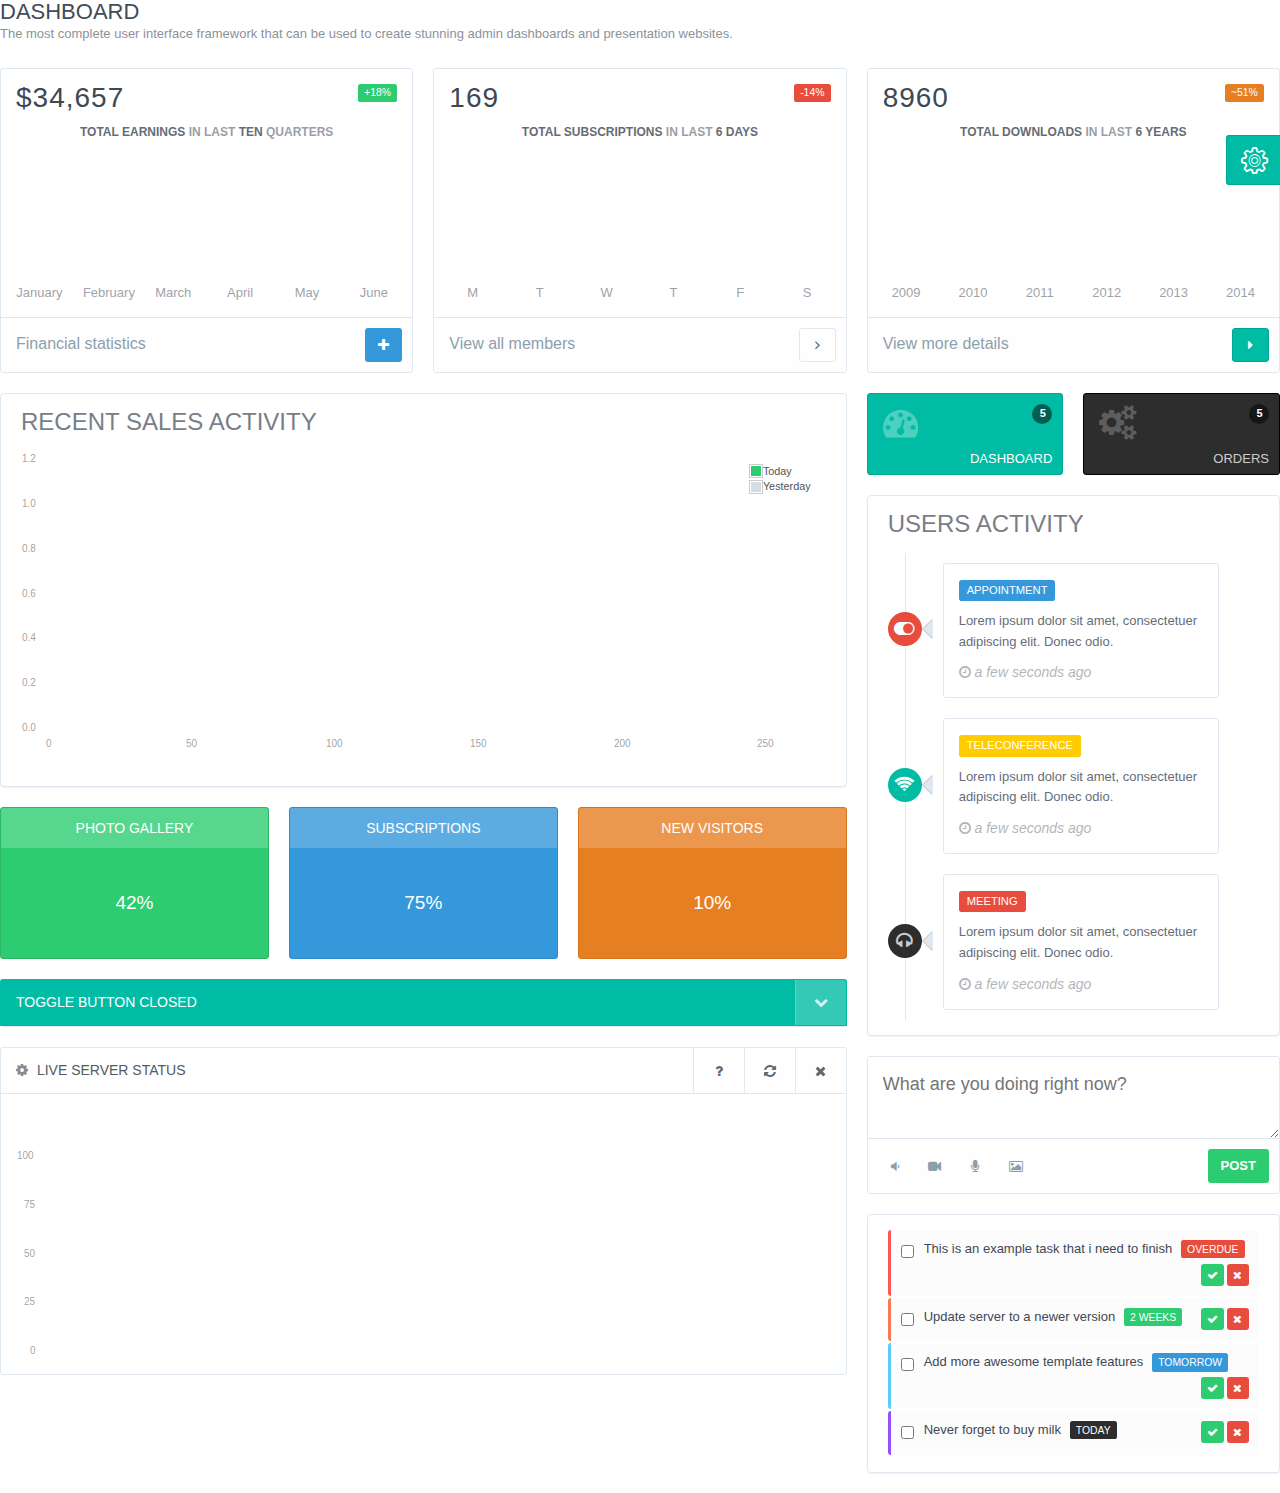
<file: src/main/resources/templates/index.html>
<!DOCTYPE html>
<html lang="zh" xmlns:th="http://www.thymeleaf.org"
      xmlns:layout="http://www.ultraq.net.nz/thymeleaf/layout"
      layout:decorator="layout/default">
<head>
    <meta charset="UTF-8"/>
    <title>测试</title>
    <link rel="stylesheet" type="text/css" href="../static/css/admin-all-demo.css" th:href="@{/css/admin-all-demo.css}"/>
    <meta name="viewport" content="width=device-width, initial-scale=1.0, maximum-scale=1.0, user-scalable=no"/>
    <!-- JS Core -->

    <script type="text/javascript" src="../static/js/js-core.js" th:src="@{/js/js-core.js}"></script>
</head>
<body>
<section layout:fragment="content">

    <!-- Sparklines charts -->

    <script type="text/javascript" src="../static/js/sparklines.js" th:src="@{/js/sparklines.js}"></script>
    <script type="text/javascript" src="../static/js/sparklines-demo.js" th:src="@{/js/sparklines-demo.js}"></script>

    <!-- Flot charts -->

    <script type="text/javascript" src="../static/js/flot.js" th:src="@{/js/flot.js}"></script>
    <script type="text/javascript" src="../static/js/flot-resize.js" th:src="@{/js/flot-resize.js}"></script>
    <script type="text/javascript" src="../static/js/flot-stack.js" th:src="@{/js/flot-stack.js}"></script>
    <script type="text/javascript" src="../static/js/flot-pie.js" th:src="@{/js/flot-pie.js}"></script>
    <script type="text/javascript" src="../static/js/flot-tooltip.js" th:src="@{/js/flot-tooltip.js}"></script>
    <script type="text/javascript" src="../static/js/flot-demo-1.js" th:src="@{/js/flot-demo-1.js}"></script>

    <!-- PieGage charts -->

    <script type="text/javascript" src="../static/js/piegage.js" th:src="@{/js/piegage.js}"></script>
    <script type="text/javascript" src="../static/js/piegage-demo.js" th:src="@{/js/piegage-demo.js}"></script>

    <div id="page-title">
        <h2>Dashboard</h2>
        <p>The most complete user interface framework that can be used to create stunning admin
            dashboards and presentation websites.</p>
        <div id="theme-options" class="admin-options">
            <a href="javascript:void(0);" class="btn btn-primary theme-switcher tooltip-button"
               data-placement="left" title="" data-original-title="Color schemes and layout options">
                <i class="glyph-icon icon-linecons-cog icon-spin"></i>
            </a>
            <div id="theme-switcher-wrapper" style="height: 126.429px;">
                <div class="slimScrollDiv"
                     style="position: relative; overflow: hidden; width: auto; height: 100%;">
                    <div class="scroll-switcher" style="overflow: hidden; width: auto; height: 100%;">
                        <h5 class="header">Layout options</h5>
                        <ul class="reset-ul">
                            <li>
                                <label for="boxed-layout">Boxed layout</label>
                                <input type="checkbox" data-toggletarget="boxed-layout"
                                       id="boxed-layout" class="input-switch-alt"
                                       style="display: none;"/>
                                <div id="#boxed-layout" class="switch-toggle"
                                     style="display: block;"></div>
                            </li>
                            <li>
                                <label for="fixed-header">Fixed header</label>
                                <input type="checkbox" data-toggletarget="fixed-header"
                                       id="fixed-header" class="input-switch-alt"
                                       style="display: none;"/>
                                <div id="#fixed-header" class="switch-toggle"
                                     style="display: block;"></div>
                            </li>
                            <li>
                                <label for="fixed-sidebar">Fixed sidebar</label>
                                <input type="checkbox" data-toggletarget="fixed-sidebar"
                                       id="fixed-sidebar" class="input-switch-alt"
                                       style="display: none;"/>
                                <div id="#fixed-sidebar" class="switch-toggle"
                                     style="display: block;"></div>
                            </li>
                            <li>
                                <label for="closed-sidebar">Closed sidebar</label>
                                <input type="checkbox" data-toggletarget="closed-sidebar"
                                       id="closed-sidebar" class="input-switch-alt"
                                       style="display: none;"/>
                                <div id="#closed-sidebar" class="switch-toggle"
                                     style="display: block;"></div>
                            </li>
                        </ul>
                        <div class="boxed-bg-wrapper hide">
                            <h5 class="header">
                                Boxed Page Background
                                <a class="set-background-style" data-header-bg=""
                                   title="Remove all styles" href="javascript:void(0);">Clear</a>
                            </h5>
                            <div class="theme-color-wrapper clearfix">
                                <h5>Patterns</h5>
                                <a class="tooltip-button set-background-style pattern-bg-3"
                                   data-header-bg="pattern-bg-3" title="" href="javascript:void(0);"
                                   data-original-title="Pattern 3">Pattern 3</a>
                                <a class="tooltip-button set-background-style pattern-bg-4"
                                   data-header-bg="pattern-bg-4" title="" href="javascript:void(0);"
                                   data-original-title="Pattern 4">Pattern 4</a>
                                <a class="tooltip-button set-background-style pattern-bg-5"
                                   data-header-bg="pattern-bg-5" title="" href="javascript:void(0);"
                                   data-original-title="Pattern 5">Pattern 5</a>
                                <a class="tooltip-button set-background-style pattern-bg-6"
                                   data-header-bg="pattern-bg-6" title="" href="javascript:void(0);"
                                   data-original-title="Pattern 6">Pattern 6</a>
                                <a class="tooltip-button set-background-style pattern-bg-7"
                                   data-header-bg="pattern-bg-7" title="" href="javascript:void(0);"
                                   data-original-title="Pattern 7">Pattern 7</a>
                                <a class="tooltip-button set-background-style pattern-bg-8"
                                   data-header-bg="pattern-bg-8" title="" href="javascript:void(0);"
                                   data-original-title="Pattern 8">Pattern 8</a>
                                <a class="tooltip-button set-background-style pattern-bg-9"
                                   data-header-bg="pattern-bg-9" title="" href="javascript:void(0);"
                                   data-original-title="Pattern 9">Pattern 9</a>
                                <a class="tooltip-button set-background-style pattern-bg-10"
                                   data-header-bg="pattern-bg-10" title="" href="javascript:void(0);"
                                   data-original-title="Pattern 10">Pattern 10</a>

                                <div class="clear"></div>

                                <h5 class="mrg15T">Solids &amp;Images</h5>
                                <a class="tooltip-button set-background-style bg-black"
                                   data-header-bg="bg-black" title="" href="javascript:void(0);"
                                   data-original-title="Black">Black</a>
                                <a class="tooltip-button set-background-style bg-gray mrg10R"
                                   data-header-bg="bg-gray" title="" href="javascript:void(0);"
                                   data-original-title="Gray">Gray</a>

                                <a class="tooltip-button set-background-style full-bg-1"
                                   data-header-bg="full-bg-1 fixed-bg" title=""
                                   href="javascript:void(0);" data-original-title="Image 1">Image 1</a>
                                <a class="tooltip-button set-background-style full-bg-2"
                                   data-header-bg="full-bg-2 fixed-bg" title=""
                                   href="javascript:void(0);" data-original-title="Image 2">Image 2</a>
                                <a class="tooltip-button set-background-style full-bg-3"
                                   data-header-bg="full-bg-3 fixed-bg" title=""
                                   href="javascript:void(0);" data-original-title="Image 3">Image 3</a>
                                <a class="tooltip-button set-background-style full-bg-4"
                                   data-header-bg="full-bg-4 fixed-bg" title=""
                                   href="javascript:void(0);" data-original-title="Image 4">Image 4</a>
                                <a class="tooltip-button set-background-style full-bg-5"
                                   data-header-bg="full-bg-5 fixed-bg" title=""
                                   href="javascript:void(0);" data-original-title="Image 5">Image 5</a>
                                <a class="tooltip-button set-background-style full-bg-6"
                                   data-header-bg="full-bg-6 fixed-bg" title=""
                                   href="javascript:void(0);" data-original-title="Image 6">Image 6</a>

                            </div>
                        </div>
                        <h5 class="header">
                            Header Style
                            <a class="set-adminheader-style" data-header-bg="bg-gradient-9"
                               title="Remove all styles" href="javascript:void(0);">Clear</a>
                        </h5>
                        <div class="theme-color-wrapper clearfix">
                            <h5>Solids</h5>
                            <a class="tooltip-button set-adminheader-style bg-primary"
                               data-header-bg="bg-primary font-inverse" title=""
                               href="javascript:void(0);" data-original-title="Primary">Primary</a>
                            <a class="tooltip-button set-adminheader-style bg-green"
                               data-header-bg="bg-green font-inverse" title=""
                               href="javascript:void(0);" data-original-title="Green">Green</a>
                            <a class="tooltip-button set-adminheader-style bg-red"
                               data-header-bg="bg-red font-inverse" title="" href="javascript:void(0);"
                               data-original-title="Red">Red</a>
                            <a class="tooltip-button set-adminheader-style bg-blue"
                               data-header-bg="bg-blue font-inverse" title="" href="javascript:void(0);"
                               data-original-title="Blue">Blue</a>
                            <a class="tooltip-button set-adminheader-style bg-warning"
                               data-header-bg="bg-warning font-inverse" title=""
                               href="javascript:void(0);" data-original-title="Warning">Warning</a>
                            <a class="tooltip-button set-adminheader-style bg-purple"
                               data-header-bg="bg-purple font-inverse" title=""
                               href="javascript:void(0);" data-original-title="Purple">Purple</a>
                            <a class="tooltip-button set-adminheader-style bg-black"
                               data-header-bg="bg-black font-inverse" title=""
                               href="javascript:void(0);" data-original-title="Black">Black</a>

                            <div class="clear"></div>

                            <h5 class="mrg15T">Gradients</h5>
                            <a class="tooltip-button set-adminheader-style bg-gradient-1"
                               data-header-bg="bg-gradient-1 font-inverse" title=""
                               href="javascript:void(0);" data-original-title="Gradient 1">Gradient
                                1</a>
                            <a class="tooltip-button set-adminheader-style bg-gradient-2"
                               data-header-bg="bg-gradient-2 font-inverse" title=""
                               href="javascript:void(0);" data-original-title="Gradient 2">Gradient
                                2</a>
                            <a class="tooltip-button set-adminheader-style bg-gradient-3"
                               data-header-bg="bg-gradient-3 font-inverse" title=""
                               href="javascript:void(0);" data-original-title="Gradient 3">Gradient
                                3</a>
                            <a class="tooltip-button set-adminheader-style bg-gradient-4"
                               data-header-bg="bg-gradient-4 font-inverse" title=""
                               href="javascript:void(0);" data-original-title="Gradient 4">Gradient
                                4</a>
                            <a class="tooltip-button set-adminheader-style bg-gradient-5"
                               data-header-bg="bg-gradient-5 font-inverse" title=""
                               href="javascript:void(0);" data-original-title="Gradient 5">Gradient
                                5</a>
                            <a class="tooltip-button set-adminheader-style bg-gradient-6"
                               data-header-bg="bg-gradient-6 font-inverse" title=""
                               href="javascript:void(0);" data-original-title="Gradient 6">Gradient
                                6</a>
                            <a class="tooltip-button set-adminheader-style bg-gradient-7"
                               data-header-bg="bg-gradient-7 font-inverse" title=""
                               href="javascript:void(0);" data-original-title="Gradient 7">Gradient
                                7</a>
                            <a class="tooltip-button set-adminheader-style bg-gradient-8"
                               data-header-bg="bg-gradient-8 font-inverse" title=""
                               href="javascript:void(0);" data-original-title="Gradient 8">Gradient
                                8</a>
                        </div>
                        <h5 class="header">
                            Sidebar Style
                            <a class="set-sidebar-style" data-header-bg="" title="Remove all styles"
                               href="javascript:void(0);">Clear</a>
                        </h5>
                        <div class="theme-color-wrapper clearfix">
                            <h5>Solids</h5>
                            <a class="tooltip-button set-sidebar-style bg-primary"
                               data-header-bg="bg-primary font-inverse" title=""
                               href="javascript:void(0);" data-original-title="Primary">Primary</a>
                            <a class="tooltip-button set-sidebar-style bg-green"
                               data-header-bg="bg-green font-inverse" title=""
                               href="javascript:void(0);" data-original-title="Green">Green</a>
                            <a class="tooltip-button set-sidebar-style bg-red"
                               data-header-bg="bg-red font-inverse" title="" href="javascript:void(0);"
                               data-original-title="Red">Red</a>
                            <a class="tooltip-button set-sidebar-style bg-blue"
                               data-header-bg="bg-blue font-inverse" title="" href="javascript:void(0);"
                               data-original-title="Blue">Blue</a>
                            <a class="tooltip-button set-sidebar-style bg-warning"
                               data-header-bg="bg-warning font-inverse" title=""
                               href="javascript:void(0);" data-original-title="Warning">Warning</a>
                            <a class="tooltip-button set-sidebar-style bg-purple"
                               data-header-bg="bg-purple font-inverse" title=""
                               href="javascript:void(0);" data-original-title="Purple">Purple</a>
                            <a class="tooltip-button set-sidebar-style bg-black"
                               data-header-bg="bg-black font-inverse" title=""
                               href="javascript:void(0);" data-original-title="Black">Black</a>

                            <div class="clear"></div>

                            <h5 class="mrg15T">Gradients</h5>
                            <a class="tooltip-button set-sidebar-style bg-gradient-1"
                               data-header-bg="bg-gradient-1 font-inverse" title=""
                               href="javascript:void(0);" data-original-title="Gradient 1">Gradient
                                1</a>
                            <a class="tooltip-button set-sidebar-style bg-gradient-2"
                               data-header-bg="bg-gradient-2 font-inverse" title=""
                               href="javascript:void(0);" data-original-title="Gradient 2">Gradient
                                2</a>
                            <a class="tooltip-button set-sidebar-style bg-gradient-3"
                               data-header-bg="bg-gradient-3 font-inverse" title=""
                               href="javascript:void(0);" data-original-title="Gradient 3">Gradient
                                3</a>
                            <a class="tooltip-button set-sidebar-style bg-gradient-4"
                               data-header-bg="bg-gradient-4 font-inverse" title=""
                               href="javascript:void(0);" data-original-title="Gradient 4">Gradient
                                4</a>
                            <a class="tooltip-button set-sidebar-style bg-gradient-5"
                               data-header-bg="bg-gradient-5 font-inverse" title=""
                               href="javascript:void(0);" data-original-title="Gradient 5">Gradient
                                5</a>
                            <a class="tooltip-button set-sidebar-style bg-gradient-6"
                               data-header-bg="bg-gradient-6 font-inverse" title=""
                               href="javascript:void(0);" data-original-title="Gradient 6">Gradient
                                6</a>
                            <a class="tooltip-button set-sidebar-style bg-gradient-7"
                               data-header-bg="bg-gradient-7 font-inverse" title=""
                               href="javascript:void(0);" data-original-title="Gradient 7">Gradient
                                7</a>
                            <a class="tooltip-button set-sidebar-style bg-gradient-8"
                               data-header-bg="bg-gradient-8 font-inverse" title=""
                               href="javascript:void(0);" data-original-title="Gradient 8">Gradient
                                8</a>
                        </div>
                    </div>
                    <div class="slimScrollBar"
                         style="width: 10px; position: absolute; top: 0; opacity: 0.4; display: none; border-radius: 7px; z-index: 99; right: 1px; height: 580px; background: rgba(0, 0, 0, 0.298039);"></div>
                    <div class="slimScrollRail"
                         style="width: 10px; height: 100%; position: absolute; top: 0; display: none; border-radius: 7px; opacity: 0.2; z-index: 90; right: 1px; background: rgb(51, 51, 51);"></div>
                </div>
            </div>
        </div>
    </div>

    <div class="row">
        <div class="col-md-4">
            <div class="dashboard-box dashboard-box-chart bg-white content-box">
                <div class="content-wrapper">
                    <div class="header">
                        $34,657
                        <span>Total Earnings<b> in last</b> ten <b>quarters</b></span>
                    </div>
                    <div class="bs-label bg-green">+18%</div>
                    <div class="center-div sparkline-big-alt">
                        <canvas width="440" height="110"
                                style="display: inline-block; width: 440px; height: 110px; vertical-align: top;"></canvas>
                    </div>
                    <div class="row list-grade">
                        <div class="col-md-2">January</div>
                        <div class="col-md-2">February</div>
                        <div class="col-md-2">March</div>
                        <div class="col-md-2">April</div>
                        <div class="col-md-2">May</div>
                        <div class="col-md-2">June</div>
                    </div>
                </div>
                <div class="button-pane">
                    <div class="size-md float-left">
                        <a href="#" title="">
                            Financial statistics
                        </a>
                    </div>
                    <a href="#"
                       class="btn btn-info float-right tooltip-button" data-placement="top" title=""
                       data-original-title="View details">
                        <i class="glyph-icon icon-plus"></i>
                    </a>
                </div>
            </div>
        </div>
        <div class="col-md-4">
            <div class="dashboard-box dashboard-box-chart bg-white content-box">
                <div class="content-wrapper">
                    <div class="header">
                        169
                        <span>Total Subscriptions<b> in last</b> 6 days</span>
                    </div>
                    <div class="bs-label bg-red">-14%</div>
                    <div class="center-div sparkline-big-alt">
                        <canvas width="440" height="110"
                                style="display: inline-block; width: 440px; height: 110px; vertical-align: top;"></canvas>
                    </div>
                    <div class="row list-grade">
                        <div class="col-md-2">M</div>
                        <div class="col-md-2">T</div>
                        <div class="col-md-2">W</div>
                        <div class="col-md-2">T</div>
                        <div class="col-md-2">F</div>
                        <div class="col-md-2">S</div>
                    </div>
                </div>
                <div class="button-pane">
                    <div class="size-md float-left">
                        <a href="#" title="">
                            View all members
                        </a>
                    </div>
                    <a href="#"
                       class="btn btn-default float-right tooltip-button" data-placement="top" title=""
                       data-original-title="View details">
                        <i class="glyph-icon icon-angle-right"></i>
                    </a>
                </div>
            </div>
        </div>
        <div class="col-md-4">
            <div class="dashboard-box dashboard-box-chart bg-white content-box">
                <div class="content-wrapper">
                    <div class="header">
                        8960
                        <span>Total Downloads<b> in last</b> 6 years</span>
                    </div>
                    <div class="bs-label bg-orange">~51%</div>
                    <div class="center-div sparkline-big-alt">
                        <canvas width="440" height="110"
                                style="display: inline-block; width: 440px; height: 110px; vertical-align: top;"></canvas>
                    </div>
                    <div class="row list-grade">
                        <div class="col-md-2">2009</div>
                        <div class="col-md-2">2010</div>
                        <div class="col-md-2">2011</div>
                        <div class="col-md-2">2012</div>
                        <div class="col-md-2">2013</div>
                        <div class="col-md-2">2014</div>
                    </div>
                </div>
                <div class="button-pane">
                    <div class="size-md float-left">
                        <a href="#" title="">
                            View more details
                        </a>
                    </div>
                    <a href="#"
                       class="btn btn-primary float-right tooltip-button" data-placement="top" title=""
                       data-original-title="View details">
                        <i class="glyph-icon icon-caret-right"></i>
                    </a>
                </div>
            </div>
        </div>
    </div>
    <div class="row">
        <div class="col-md-8">
            <div class="panel">
                <div class="panel-body">
                    <h3 class="title-hero">
                        Recent sales activity
                    </h3>
                    <div class="example-box-wrapper">
                        <div id="data-example-1" class="mrg20B"
                             style="width: 100%; height: 300px; padding: 0; position: relative;">
                            <canvas class="flot-base" width="1018" height="300"
                                    style="direction: ltr; position: absolute; left: 0; top: 0; width: 1018px; height: 300px;"></canvas>
                            <div class="flot-text"
                                 style="position: absolute; top: 0; left: 0; bottom: 0; right: 0; font-size: smaller; color: rgb(84, 84, 84);">
                                <div class="flot-x-axis flot-x1-axis xAxis x1Axis"
                                     style="position: absolute; top: 0; left: 0; bottom: 0; right: 0; display: block;">
                                    <div style="position: absolute; max-width: 127px; top: 287px; font-style: normal; font-variant: normal; font-weight: 400; font-stretch: normal; font-size: 10px; line-height: 12px; font-family: 'Open Sans', 'Helvetica Neue', Helvetica, Arial, sans-serif; color: rgba(0, 0, 0, 0.4); left: 25px; text-align: center;">
                                        0
                                    </div>
                                    <div style="position: absolute; max-width: 127px; top: 287px; font-style: normal; font-variant: normal; font-weight: 400; font-stretch: normal; font-size: 10px; line-height: 12px; font-family: 'Open Sans', 'Helvetica Neue', Helvetica, Arial, sans-serif; color: rgba(0, 0, 0, 0.4); left: 165px; text-align: center;">
                                        50
                                    </div>
                                    <div style="position: absolute; max-width: 127px; top: 287px; font-style: normal; font-variant: normal; font-weight: 400; font-stretch: normal; font-size: 10px; line-height: 12px; font-family: 'Open Sans', 'Helvetica Neue', Helvetica, Arial, sans-serif; color: rgba(0, 0, 0, 0.4); left: 305px; text-align: center;">
                                        100
                                    </div>
                                    <div style="position: absolute; max-width: 127px; top: 287px; font-style: normal; font-variant: normal; font-weight: 400; font-stretch: normal; font-size: 10px; line-height: 12px; font-family: 'Open Sans', 'Helvetica Neue', Helvetica, Arial, sans-serif; color: rgba(0, 0, 0, 0.4); left: 449px; text-align: center;">
                                        150
                                    </div>
                                    <div style="position: absolute; max-width: 127px; top: 287px; font-style: normal; font-variant: normal; font-weight: 400; font-stretch: normal; font-size: 10px; line-height: 12px; font-family: 'Open Sans', 'Helvetica Neue', Helvetica, Arial, sans-serif; color: rgba(0, 0, 0, 0.4); left: 593px; text-align: center;">
                                        200
                                    </div>
                                    <div style="position: absolute; max-width: 127px; top: 287px; font-style: normal; font-variant: normal; font-weight: 400; font-stretch: normal; font-size: 10px; line-height: 12px; font-family: 'Open Sans', 'Helvetica Neue', Helvetica, Arial, sans-serif; color: rgba(0, 0, 0, 0.4); left: 736px; text-align: center;">
                                        250
                                    </div>
                                    <div style="position: absolute; max-width: 127px; top: 287px; font-style: normal; font-variant: normal; font-weight: 400; font-stretch: normal; font-size: 10px; line-height: 12px; font-family: 'Open Sans', 'Helvetica Neue', Helvetica, Arial, sans-serif; color: rgba(0, 0, 0, 0.4); left: 880px; text-align: center;">
                                        300
                                    </div>
                                </div>
                                <div class="flot-y-axis flot-y1-axis yAxis y1Axis"
                                     style="position: absolute; top: 0; left: 0; bottom: 0; right: 0; display: block;">
                                    <div style="position: absolute; top: 271px; font-style: normal; font-variant: normal; font-weight: 400; font-stretch: normal; font-size: 10px; line-height: 12px; font-family: 'Open Sans', 'Helvetica Neue', Helvetica, Arial, sans-serif; color: rgba(0, 0, 0, 0.4); left: 1px; text-align: right;">
                                        0.0
                                    </div>
                                    <div style="position: absolute; top: 226px; font-style: normal; font-variant: normal; font-weight: 400; font-stretch: normal; font-size: 10px; line-height: 12px; font-family: 'Open Sans', 'Helvetica Neue', Helvetica, Arial, sans-serif; color: rgba(0, 0, 0, 0.4); left: 1px; text-align: right;">
                                        0.2
                                    </div>
                                    <div style="position: absolute; top: 181px; font-style: normal; font-variant: normal; font-weight: 400; font-stretch: normal; font-size: 10px; line-height: 12px; font-family: 'Open Sans', 'Helvetica Neue', Helvetica, Arial, sans-serif; color: rgba(0, 0, 0, 0.4); left: 1px; text-align: right;">
                                        0.4
                                    </div>
                                    <div style="position: absolute; top: 137px; font-style: normal; font-variant: normal; font-weight: 400; font-stretch: normal; font-size: 10px; line-height: 12px; font-family: 'Open Sans', 'Helvetica Neue', Helvetica, Arial, sans-serif; color: rgba(0, 0, 0, 0.4); left: 1px; text-align: right;">
                                        0.6
                                    </div>
                                    <div style="position: absolute; top: 92px; font-style: normal; font-variant: normal; font-weight: 400; font-stretch: normal; font-size: 10px; line-height: 12px; font-family: 'Open Sans', 'Helvetica Neue', Helvetica, Arial, sans-serif; color: rgba(0, 0, 0, 0.4); left: 1px; text-align: right;">
                                        0.8
                                    </div>
                                    <div style="position: absolute; top: 47px; font-style: normal; font-variant: normal; font-weight: 400; font-stretch: normal; font-size: 10px; line-height: 12px; font-family: 'Open Sans', 'Helvetica Neue', Helvetica, Arial, sans-serif; color: rgba(0, 0, 0, 0.4); left: 1px; text-align: right;">
                                        1.0
                                    </div>
                                    <div style="position: absolute; top: 2px; font-style: normal; font-variant: normal; font-weight: 400; font-stretch: normal; font-size: 10px; line-height: 12px; font-family: 'Open Sans', 'Helvetica Neue', Helvetica, Arial, sans-serif; color: rgba(0, 0, 0, 0.4); left: 1px; text-align: right;">
                                        1.2
                                    </div>
                                </div>
                            </div>
                            <canvas class="flot-overlay" width="1018" height="300"
                                    style="direction: ltr; position: absolute; left: 0; top: 0; width: 1018px; height: 300px;"></canvas>
                            <div class="legend">
                                <div style="position: absolute; width: 67px; height: 34px; top: 13px; right: 15px; background-color: rgb(255, 255, 255); opacity: 0.85;"></div>
                                <table style="position:absolute;top:13px;right:15px;;font-size:smaller;color:#545454">
                                    <tbody>
                                    <tr>
                                        <td class="legendColorBox">
                                            <div style="border:1px solid #ccc;padding:1px">
                                                <div style="width:4px;height:0;border:5px solid rgb(46,204,113);overflow:hidden"></div>
                                            </div>
                                        </td>
                                        <td class="legendLabel">Today</td>
                                    </tr>
                                    <tr>
                                        <td class="legendColorBox">
                                            <div style="border:1px solid #ccc;padding:1px">
                                                <div style="width:4px;height:0;border:5px solid rgb(214,221,226);overflow:hidden"></div>
                                            </div>
                                        </td>
                                        <td class="legendLabel">Yesterday</td>
                                    </tr>
                                    </tbody>
                                </table>
                            </div>
                        </div>
                    </div>
                </div>
            </div>

            <div class="row">
                <div class="col-md-4">
                    <a href="#"
                       title="Example tile shortcut" class="tile-box tile-box-alt btn-success">
                        <div class="tile-header">
                            Photo Gallery
                        </div>
                        <div class="tile-content-wrapper">
                            <div class="chart-alt-10 easyPieChart" data-percent="43"
                                 style="width: 100px; height: 100px; line-height: 100px;">
                                <span>42</span>%
                                <canvas width="100" height="100"></canvas>
                                <canvas width="100" height="100"></canvas>
                            </div>
                        </div>
                    </a>
                </div>
                <div class="col-md-4">
                    <a href="#"
                       title="Example tile shortcut" class="tile-box tile-box-alt btn-info">
                        <div class="tile-header">
                            Subscriptions
                        </div>
                        <div class="tile-content-wrapper">
                            <div class="chart-alt-10 easyPieChart" data-percent="76"
                                 style="width: 100px; height: 100px; line-height: 100px;">
                                <span>75</span>%
                                <canvas width="100" height="100"></canvas>
                                <canvas width="100" height="100"></canvas>
                            </div>
                        </div>
                    </a>
                </div>
                <div class="col-md-4">
                    <a href="#"
                       title="Example tile shortcut" class="tile-box tile-box-alt btn-warning">
                        <div class="tile-header">
                            New Visitors
                        </div>
                        <div class="tile-content-wrapper">
                            <div class="chart-alt-10 easyPieChart" data-percent="11"
                                 style="width: 100px; height: 100px; line-height: 100px;">
                                <span>10</span>%
                                <canvas width="100" height="100"></canvas>
                                <canvas width="100" height="100"></canvas>
                            </div>
                        </div>
                    </a>
                </div>
            </div>

            <div class="content-box mrg20T">
                <h3 class="content-box-header bg-primary">
                    Toggle button closed
                    <span class="header-buttons-separator">
                    <a href="#"
                       class="icon-separator toggle-button">
                        <i class="glyph-icon icon-chevron-down"></i>
                    </a>
                </span>
                </h3>
                <div class="content-box-wrapper hide">
                    This content boxes has the header with <code>.bg-default</code>.
                </div>
            </div>

            <div class="content-box">
                <h3 class="content-box-header bg-default">
                    <i class="glyph-icon icon-cog"></i>
                    Live server status
                    <span class="header-buttons-separator">
                    <a href="#" class="icon-separator">
                        <i class="glyph-icon icon-question"></i>
                    </a>
                    <a href="#"
                       class="icon-separator refresh-button" data-style="dark" data-theme="bg-white" data-opacity="40">
                        <i class="glyph-icon icon-refresh"></i>
                    </a>
                    <a href="#"
                       class="icon-separator remove-button" data-animation="flipOutX">
                        <i class="glyph-icon icon-times"></i>
                    </a>
                </span>
                </h3>
                <div class="content-box-wrapper">
                    <div id="data-example-3"
                         style="width: 100%; height: 250px; padding: 0; position: relative;">
                        <canvas class="flot-base" width="1028" height="250"
                                style="direction: ltr; position: absolute; left: 0; top: 0; width: 1028px; height: 250px;"></canvas>
                        <div class="flot-text"
                             style="position: absolute; top: 0; left: 0; bottom: 0; right: 0; font-size: smaller; color: rgb(84, 84, 84);">
                            <div class="flot-y-axis flot-y1-axis yAxis y1Axis"
                                 style="position: absolute; top: 0; left: 0; bottom: 0; right: 0; display: block;">
                                <div style="position: absolute; top: 236px; font-style: normal; font-variant: normal; font-weight: 400; font-stretch: normal; font-size: 10px; line-height: 12px; font-family: 'Open Sans', 'Helvetica Neue', Helvetica, Arial, sans-serif; color: rgba(0, 0, 0, 0.4); left: 14px; text-align: right;">
                                    0
                                </div>
                                <div style="position: absolute; top: 187px; font-style: normal; font-variant: normal; font-weight: 400; font-stretch: normal; font-size: 10px; line-height: 12px; font-family: 'Open Sans', 'Helvetica Neue', Helvetica, Arial, sans-serif; color: rgba(0, 0, 0, 0.4); left: 8px; text-align: right;">
                                    25
                                </div>
                                <div style="position: absolute; top: 139px; font-style: normal; font-variant: normal; font-weight: 400; font-stretch: normal; font-size: 10px; line-height: 12px; font-family: 'Open Sans', 'Helvetica Neue', Helvetica, Arial, sans-serif; color: rgba(0, 0, 0, 0.4); left: 8px; text-align: right;">
                                    50
                                </div>
                                <div style="position: absolute; top: 90px; font-style: normal; font-variant: normal; font-weight: 400; font-stretch: normal; font-size: 10px; line-height: 12px; font-family: 'Open Sans', 'Helvetica Neue', Helvetica, Arial, sans-serif; color: rgba(0, 0, 0, 0.4); left: 8px; text-align: right;">
                                    75
                                </div>
                                <div style="position: absolute; top: 41px; font-style: normal; font-variant: normal; font-weight: 400; font-stretch: normal; font-size: 10px; line-height: 12px; font-family: 'Open Sans', 'Helvetica Neue', Helvetica, Arial, sans-serif; color: rgba(0, 0, 0, 0.4); left: 1px; text-align: right;">
                                    100
                                </div>
                            </div>
                        </div>
                        <canvas class="flot-overlay" width="1028" height="250"
                                style="direction: ltr; position: absolute; left: 0; top: 0; width: 1028px; height: 250px;"></canvas>
                    </div>
                </div>
            </div>

        </div>
        <div class="col-md-4">
            <div class="row mrg20B">
                <div class="col-md-6">
                    <a href="#"
                       title="Example tile shortcut" class="tile-box tile-box-shortcut btn-primary">
                        <span class="bs-badge badge-absolute">5</span>
                        <div class="tile-header">
                            Dashboard
                        </div>
                        <div class="tile-content-wrapper">
                            <i class="glyph-icon icon-dashboard"></i>
                        </div>
                    </a>
                </div>
                <div class="col-md-6">
                    <a href="#"
                       title="Example tile shortcut" class="tile-box tile-box-shortcut btn-black">
                        <span class="bs-badge badge-absolute">5</span>
                        <div class="tile-header">
                            Orders
                        </div>
                        <div class="tile-content-wrapper">
                            <i class="glyph-icon icon-cogs"></i>
                        </div>
                    </a>
                </div>
            </div>
            <div class="panel">
                <div class="panel-body">
                    <h3 class="title-hero">
                        Users activity
                    </h3>
                    <div class="example-box-wrapper">
                        <div class="timeline-box timeline-box-left">
                            <div class="tl-row">
                                <div class="tl-item float-right">
                                    <div class="tl-icon bg-red">
                                        <i class="glyph-icon icon-toggle-on"></i>
                                    </div>
                                    <div class="popover right">
                                        <div class="arrow"></div>
                                        <div class="popover-content">
                                            <div class="tl-label bs-label label-info">Appointment</div>
                                            <p class="tl-content">Lorem ipsum dolor sit amet,
                                                consectetuer adipiscing elit. Donec odio. </p>
                                            <div class="tl-time">
                                                <i class="glyph-icon icon-clock-o"></i>
                                                a few seconds ago
                                            </div>
                                        </div>
                                    </div>
                                </div>
                            </div>
                            <div class="tl-row">
                                <div class="tl-item float-right">
                                    <div class="tl-icon bg-primary">
                                        <i class="glyph-icon icon-wifi"></i>
                                    </div>
                                    <div class="popover right">
                                        <div class="arrow"></div>
                                        <div class="popover-content">
                                            <div class="tl-label bs-label bg-yellow">Teleconference
                                            </div>
                                            <p class="tl-content">Lorem ipsum dolor sit amet,
                                                consectetuer adipiscing elit. Donec odio. </p>
                                            <div class="tl-time">
                                                <i class="glyph-icon icon-clock-o"></i>
                                                a few seconds ago
                                            </div>
                                        </div>
                                    </div>
                                </div>
                            </div>
                            <div class="tl-row">
                                <div class="tl-item float-right">
                                    <div class="tl-icon bg-black">
                                        <i class="glyph-icon icon-headphones"></i>
                                    </div>
                                    <div class="popover right">
                                        <div class="arrow"></div>
                                        <div class="popover-content">
                                            <div class="tl-label bs-label label-danger">Meeting</div>
                                            <p class="tl-content">Lorem ipsum dolor sit amet,
                                                consectetuer adipiscing elit. Donec odio. </p>
                                            <div class="tl-time">
                                                <i class="glyph-icon icon-clock-o"></i>
                                                a few seconds ago
                                            </div>
                                        </div>
                                    </div>
                                </div>
                            </div>
                        </div>
                    </div>
                </div>
            </div>
            <div class="content-box bg-white post-box">
                                <textarea name="" class="textarea-autosize"
                                          placeholder="What are you doing right now?"></textarea>
                <div class="button-pane">
                    <a href="#"
                       class="btn btn-md btn-link hover-white" title="">
                        <i class="glyph-icon icon-volume-down"></i>
                    </a>
                    <a href="#"
                       class="btn btn-md btn-link hover-white" title="">
                        <i class="glyph-icon icon-video-camera"></i>
                    </a>
                    <a href="#"
                       class="btn btn-md btn-link hover-white" title="">
                        <i class="glyph-icon icon-microphone"></i>
                    </a>
                    <a href="#"
                       class="btn btn-md btn-link hover-white" title="">
                        <i class="glyph-icon icon-picture-o"></i>
                    </a>

                    <a href="#"
                       class="btn btn-md btn-post float-right btn-success" title="">
                        Post
                    </a>

                </div>
            </div>
            <div class="panel">
                <div class="panel-body">
                    <ul class="todo-box">
                        <li class="border-red">
                            <input type="checkbox" name="todo-1" id="todo-1"/>
                            <label for="todo-1">This is an example task that i need to finish</label>
                            <span class="bs-label bg-red" title="">Overdue</span>
                            <a href="#"
                               class="btn btn-xs btn-danger float-right" title="">
                                <i class="glyph-icon icon-remove"></i>
                            </a>
                            <a href="#"
                               class="btn btn-xs btn-success float-right" title="">
                                <i class="glyph-icon icon-check"></i>
                            </a>
                        </li>
                        <li class="border-orange">
                            <input type="checkbox" name="todo-2" id="todo-2"/>
                            <label for="todo-2">Update server to a newer version</label>
                            <span class="bs-label bg-green" title="">2 Weeks</span>
                            <a href="#"
                               class="btn btn-xs btn-danger float-right" title="">
                                <i class="glyph-icon icon-remove"></i>
                            </a>
                            <a href="#"
                               class="btn btn-xs btn-success float-right" title="">
                                <i class="glyph-icon icon-check"></i>
                            </a>
                        </li>
                        <li class="border-blue">
                            <input type="checkbox" name="todo-3" id="todo-3"/>
                            <label for="todo-3">Add more awesome template features</label>
                            <span class="bs-label bg-blue" title="">Tomorrow</span>
                            <a href="#"
                               class="btn btn-xs btn-danger float-right" title="">
                                <i class="glyph-icon icon-remove"></i>
                            </a>
                            <a href="#"
                               class="btn btn-xs btn-success float-right" title="">
                                <i class="glyph-icon icon-check"></i>
                            </a>
                        </li>
                        <li class="border-purple">
                            <input type="checkbox" name="todo-4" id="todo-4"/>
                            <label for="todo-4">Never forget to buy milk</label>
                            <span class="bs-label bg-black" title="">Today</span>
                            <a href="#"
                               class="btn btn-xs btn-danger float-right" title="">
                                <i class="glyph-icon icon-remove"></i>
                            </a>
                            <a href="#"
                               class="btn btn-xs btn-success float-right" title="">
                                <i class="glyph-icon icon-check"></i>
                            </a>
                        </li>
                    </ul>
                </div>
            </div>
        </div>
    </div>
</section>
</body>
</html>
</file>
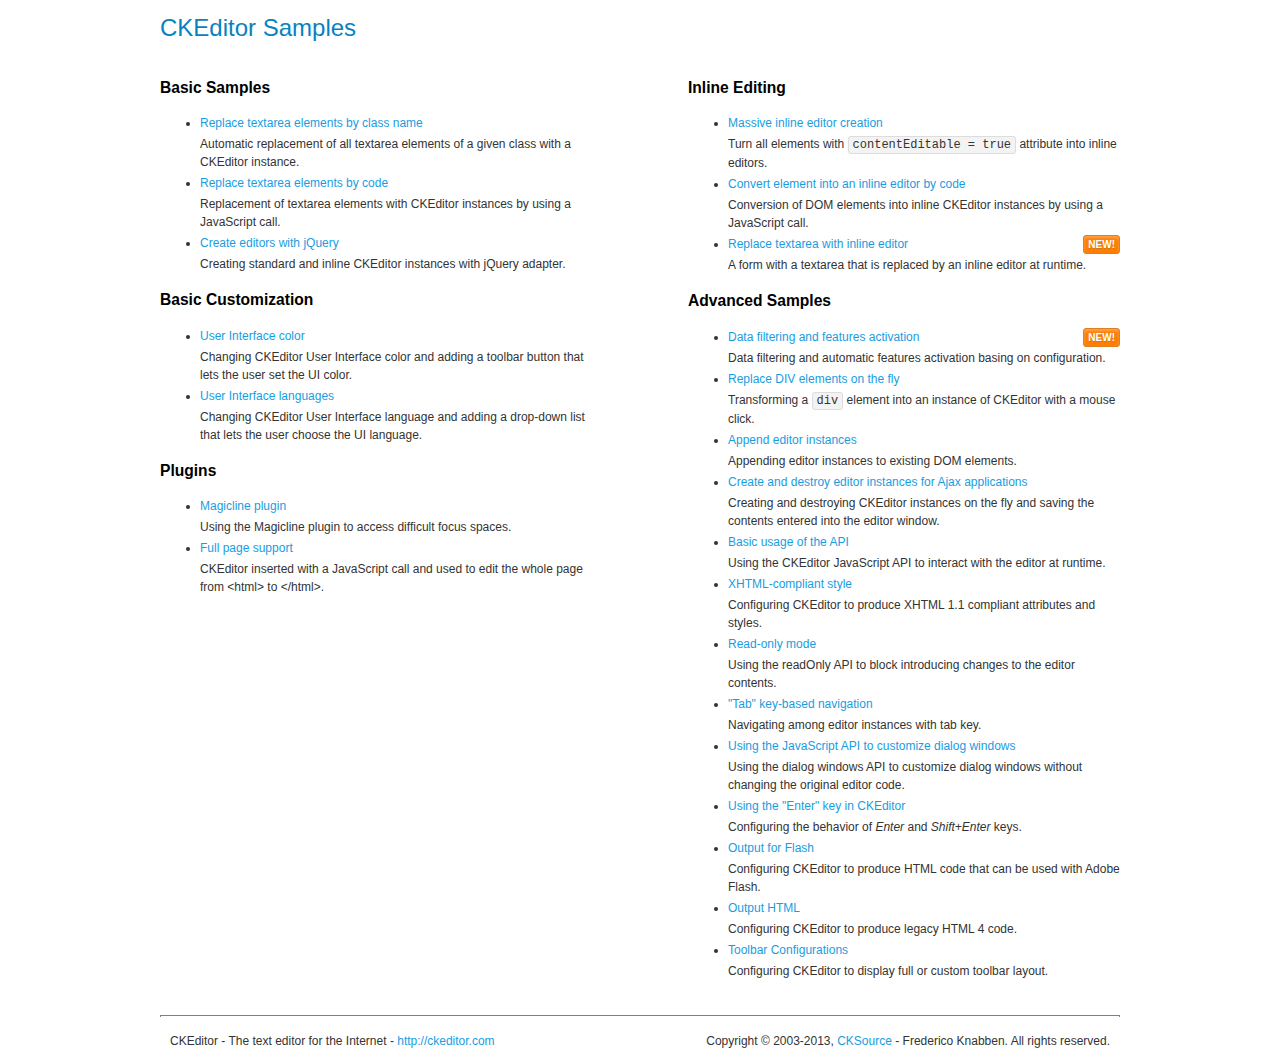
<file: src/main/resources/static/js/libs/ckeditor/samples/index.html>
<!DOCTYPE html>
<!--
Copyright (c) 2003-2013, CKSource - Frederico Knabben. All rights reserved.
For licensing, see LICENSE.md or http://ckeditor.com/license
-->
<html>
<head>
	<title>CKEditor Samples</title>
	<meta charset="utf-8">
	<link rel="stylesheet" href="sample.css">
</head>
<body>
	<h1 class="samples">
		CKEditor Samples
	</h1>
	<div class="twoColumns">
		<div class="twoColumnsLeft">
			<h2 class="samples">
				Basic Samples
			</h2>
			<dl class="samples">
				<dt><a class="samples" href="replacebyclass.html">Replace textarea elements by class name</a></dt>
				<dd>Automatic replacement of all textarea elements of a given class with a CKEditor instance.</dd>

				<dt><a class="samples" href="replacebycode.html">Replace textarea elements by code</a></dt>
				<dd>Replacement of textarea elements with CKEditor instances by using a JavaScript call.</dd>

				<dt><a class="samples" href="jquery.html">Create editors with jQuery</a></dt>
				<dd>Creating standard and inline CKEditor instances with jQuery adapter.</dd>
			</dl>

			<h2 class="samples">
				Basic Customization
			</h2>
			<dl class="samples">
				<dt><a class="samples" href="uicolor.html">User Interface color</a></dt>
				<dd>Changing CKEditor User Interface color and adding a toolbar button that lets the user set the UI color.</dd>

				<dt><a class="samples" href="uilanguages.html">User Interface languages</a></dt>
				<dd>Changing CKEditor User Interface language and adding a drop-down list that lets the user choose the UI language.</dd>
			</dl>


			<h2 class="samples">Plugins</h2>
<dl class="samples">
<dt><a class="samples" href="plugins/magicline/magicline.html">Magicline plugin</a></dt>
<dd>Using the Magicline plugin to access difficult focus spaces.</dd>

<dt><a class="samples" href="plugins/wysiwygarea/fullpage.html">Full page support</a></dt>
<dd>CKEditor inserted with a JavaScript call and used to edit the whole page from &lt;html&gt; to &lt;/html&gt;.</dd>
</dl>
		</div>
		<div class="twoColumnsRight">
			<h2 class="samples">
				Inline Editing
			</h2>
			<dl class="samples">
				<dt><a class="samples" href="inlineall.html">Massive inline editor creation</a></dt>
				<dd>Turn all elements with <code>contentEditable = true</code> attribute into inline editors.</dd>

				<dt><a class="samples" href="inlinebycode.html">Convert element into an inline editor by code</a></dt>
				<dd>Conversion of DOM elements into inline CKEditor instances by using a JavaScript call.</dd>

				<dt><a class="samples" href="inlinetextarea.html">Replace textarea with inline editor</a> <span class="new">New!</span></dt>
				<dd>A form with a textarea that is replaced by an inline editor at runtime.</dd>

				
			</dl>

			<h2 class="samples">
				Advanced Samples
			</h2>
			<dl class="samples">
				<dt><a class="samples" href="datafiltering.html">Data filtering and features activation</a> <span class="new">New!</span></dt>
				<dd>Data filtering and automatic features activation basing on configuration.</dd>

				<dt><a class="samples" href="divreplace.html">Replace DIV elements on the fly</a></dt>
				<dd>Transforming a <code>div</code> element into an instance of CKEditor with a mouse click.</dd>

				<dt><a class="samples" href="appendto.html">Append editor instances</a></dt>
				<dd>Appending editor instances to existing DOM elements.</dd>

				<dt><a class="samples" href="ajax.html">Create and destroy editor instances for Ajax applications</a></dt>
				<dd>Creating and destroying CKEditor instances on the fly and saving the contents entered into the editor window.</dd>

				<dt><a class="samples" href="api.html">Basic usage of the API</a></dt>
				<dd>Using the CKEditor JavaScript API to interact with the editor at runtime.</dd>

				<dt><a class="samples" href="xhtmlstyle.html">XHTML-compliant style</a></dt>
				<dd>Configuring CKEditor to produce XHTML 1.1 compliant attributes and styles.</dd>

				<dt><a class="samples" href="readonly.html">Read-only mode</a></dt>
				<dd>Using the readOnly API to block introducing changes to the editor contents.</dd>

				<dt><a class="samples" href="tabindex.html">"Tab" key-based navigation</a></dt>
				<dd>Navigating among editor instances with tab key.</dd>


				
<dt><a class="samples" href="plugins/dialog/dialog.html">Using the JavaScript API to customize dialog windows</a></dt>
<dd>Using the dialog windows API to customize dialog windows without changing the original editor code.</dd>

<dt><a class="samples" href="plugins/enterkey/enterkey.html">Using the &quot;Enter&quot; key in CKEditor</a></dt>
<dd>Configuring the behavior of <em>Enter</em> and <em>Shift+Enter</em> keys.</dd>

<dt><a class="samples" href="plugins/htmlwriter/outputforflash.html">Output for Flash</a></dt>
<dd>Configuring CKEditor to produce HTML code that can be used with Adobe Flash.</dd>

<dt><a class="samples" href="plugins/htmlwriter/outputhtml.html">Output HTML</a></dt>
<dd>Configuring CKEditor to produce legacy HTML 4 code.</dd>

<dt><a class="samples" href="plugins/toolbar/toolbar.html">Toolbar Configurations</a></dt>
<dd>Configuring CKEditor to display full or custom toolbar layout.</dd>

			</dl>
		</div>
	</div>
	<div id="footer">
		<hr>
		<p>
			CKEditor - The text editor for the Internet - <a class="samples" href="http://ckeditor.com/">http://ckeditor.com</a>
		</p>
		<p id="copy">
			Copyright &copy; 2003-2013, <a class="samples" href="http://cksource.com/">CKSource</a> - Frederico Knabben. All rights reserved.
		</p>
	</div>
</body>
</html>
</file>
<file: src/main/resources/static/js/libs/ckeditor/samples/sample.css>
/*
Copyright (c) 2003-2013, CKSource - Frederico Knabben. All rights reserved.
For licensing, see LICENSE.md or http://ckeditor.com/license
*/

html, body, h1, h2, h3, h4, h5, h6, div, span, blockquote, p, address, form, fieldset, img, ul, ol, dl, dt, dd, li, hr, table, td, th, strong, em, sup, sub, dfn, ins, del, q, cite, var, samp, code, kbd, tt, pre
{
	line-height: 1.5em;
}

body
{
	padding: 10px 30px;
}

input, textarea, select, option, optgroup, button, td, th
{
	font-size: 100%;
}

pre, code, kbd, samp, tt
{
	font-family: monospace,monospace;
	font-size: 1em;
}

body {
    width: 960px;
    margin: 0 auto;
}

code
{
	background: #f3f3f3;
	border: 1px solid #ddd;
	padding: 1px 4px;

	-moz-border-radius: 3px;
	-webkit-border-radius: 3px;
	border-radius: 3px;
}

abbr
{
	border-bottom: 1px dotted #555;
	cursor: pointer;
}

.new, .beta
{
	text-transform: uppercase;
	font-size: 10px;
	font-weight: bold;
	padding: 1px 4px;
	margin: 0 0 0 5px;
	color: #fff;
	float: right;

	-moz-border-radius: 3px;
	-webkit-border-radius: 3px;
	border-radius: 3px;
}

.new
{
	background: #FF7E00;
	border: 1px solid #DA8028;
	text-shadow: 0 1px 0 #C97626;

	-moz-box-shadow: 0 2px 3px 0 #FFA54E inset;
	-webkit-box-shadow: 0 2px 3px 0 #FFA54E inset;
	box-shadow: 0 2px 3px 0 #FFA54E inset;
}

.beta
{
	background: #18C0DF;
	border: 1px solid #19AAD8;
	text-shadow: 0 1px 0 #048CAD;
	font-style: italic;

	-moz-box-shadow: 0 2px 3px 0 #50D4FD inset;
	-webkit-box-shadow: 0 2px 3px 0 #50D4FD inset;
	box-shadow: 0 2px 3px 0 #50D4FD inset;
}

h1.samples
{
	color: #0782C1;
	font-size: 200%;
	font-weight: normal;
	margin: 0;
	padding: 0;
}

h1.samples a
{
	color: #0782C1;
	text-decoration: none;
	border-bottom: 1px dotted #0782C1;
}

.samples a:hover
{
	border-bottom: 1px dotted #0782C1;
}

h2.samples
{
	color: #000000;
	font-size: 130%;
	margin: 15px 0 0 0;
	padding: 0;
}

p, blockquote, address, form, pre, dl, h1.samples, h2.samples
{
	margin-bottom: 15px;
}

ul.samples
{
	margin-bottom: 15px;
}

.clear
{
	clear: both;
}

fieldset
{
	margin: 0;
	padding: 10px;
}

body, input, textarea
{
	color: #333333;
	font-family: Arial, Helvetica, sans-serif;
}

body
{
	font-size: 75%;
}

a.samples
{
	color: #189DE1;
	text-decoration: none;
}

form
{
	margin: 0;
	padding: 0;
}

pre.samples
{
	background-color: #F7F7F7;
	border: 1px solid #D7D7D7;
	overflow: auto;
	padding: 0.25em;
	white-space: pre-wrap; /* CSS 2.1 */
	word-wrap: break-word; /* IE7 */
	-moz-tab-size: 4;
	-o-tab-size: 4;
	-webkit-tab-size: 4;
	tab-size: 4;
}

#footer
{
	clear: both;
	padding-top: 10px;
}

#footer hr
{
	margin: 10px 0 15px 0;
	height: 1px;
	border: solid 1px gray;
	border-bottom: none;
}

#footer p
{
	margin: 0 10px 10px 10px;
	float: left;
}

#footer #copy
{
	float: right;
}

#outputSample
{
	width: 100%;
	table-layout: fixed;
}

#outputSample thead th
{
	color: #dddddd;
	background-color: #999999;
	padding: 4px;
	white-space: nowrap;
}

#outputSample tbody th
{
	vertical-align: top;
	text-align: left;
}

#outputSample pre
{
	margin: 0;
	padding: 0;
}

.description
{
	border: 1px dotted #B7B7B7;
	margin-bottom: 10px;
	padding: 10px 10px 0;
	overflow: hidden;
}

label
{
	display: block;
	margin-bottom: 6px;
}

/**
 *	CKEditor editables are automatically set with the "cke_editable" class
 *	plus cke_editable_(inline|themed) depending on the editor type.
 */

/* Style a bit the inline editables. */
.cke_editable.cke_editable_inline
{
	cursor: pointer;
}

/* Once an editable element gets focused, the "cke_focus" class is
   added to it, so we can style it differently. */
.cke_editable.cke_editable_inline.cke_focus
{
	box-shadow: inset 0px 0px 20px 3px #ddd, inset 0 0 1px #000;
	outline: none;
	background: #eee;
	cursor: text;
}

/* Avoid pre-formatted overflows inline editable. */
.cke_editable_inline pre
{
	white-space: pre-wrap;
	word-wrap: break-word;
}

/**
 *	Samples index styles.
 */

.twoColumns,
.twoColumnsLeft,
.twoColumnsRight
{
	overflow: hidden;
}

.twoColumnsLeft,
.twoColumnsRight
{
	width: 45%;
}

.twoColumnsLeft
{
	float: left;
}

.twoColumnsRight
{
	float: right;
}

dl.samples
{
	padding: 0 0 0 40px;
}
dl.samples > dt
{
	display: list-item;
	list-style-type: disc;
	list-style-position: outside;
	margin: 0 0 3px;
}
dl.samples > dd
{
	margin: 0 0 3px;
}
.warning
{
    color: #ff0000;
	background-color: #FFCCBA;
    border: 2px dotted #ff0000;
	padding: 15px 10px;
	margin: 10px 0;
}

/* Used on inline samples */

blockquote
{
	font-style: italic;
	font-family: Georgia, Times, "Times New Roman", serif;
	padding: 2px 0;
	border-style: solid;
	border-color: #ccc;
	border-width: 0;
}

.cke_contents_ltr blockquote
{
	padding-left: 20px;
	padding-right: 8px;
	border-left-width: 5px;
}

.cke_contents_rtl blockquote
{
	padding-left: 8px;
	padding-right: 20px;
	border-right-width: 5px;
}

img.right {
    border: 1px solid #ccc;
    float: right;
    margin-left: 15px;
    padding: 5px;
}

img.left {
    border: 1px solid #ccc;
    float: left;
    margin-right: 15px;
    padding: 5px;
}
</file>
